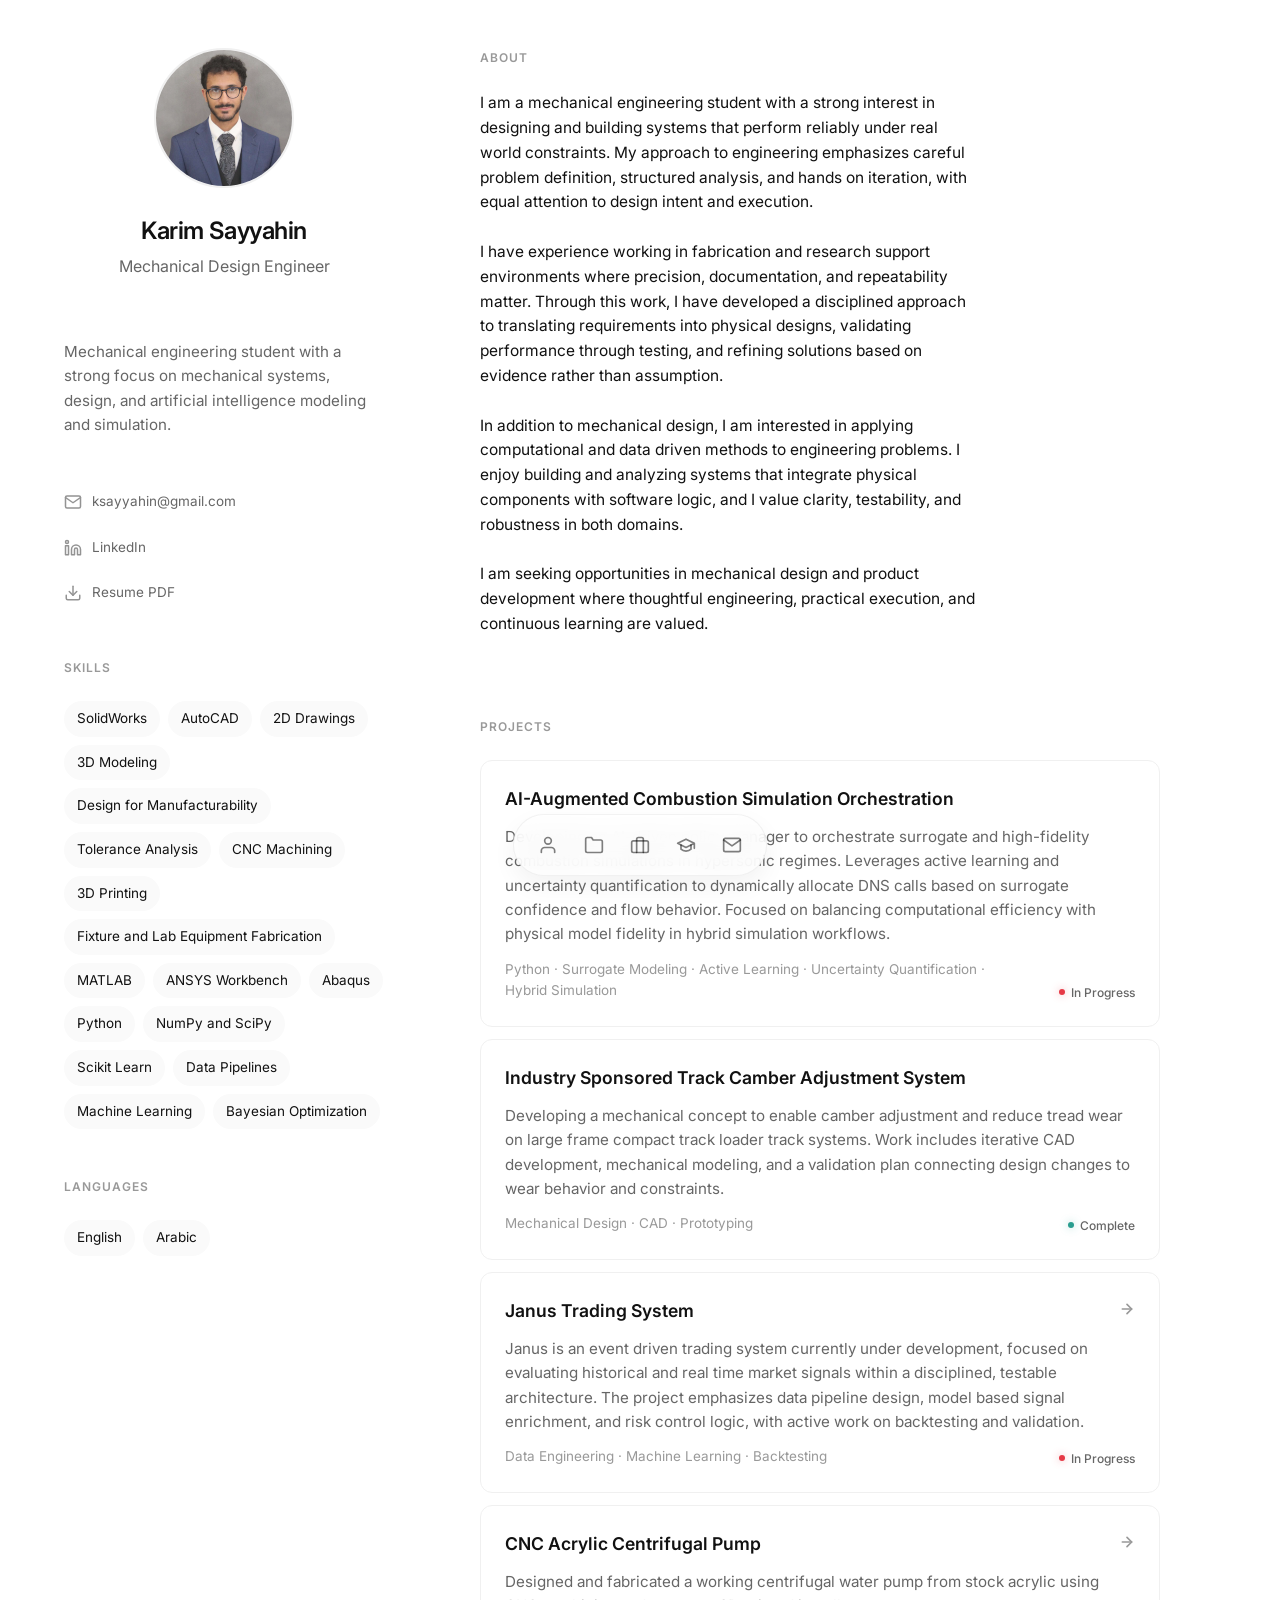
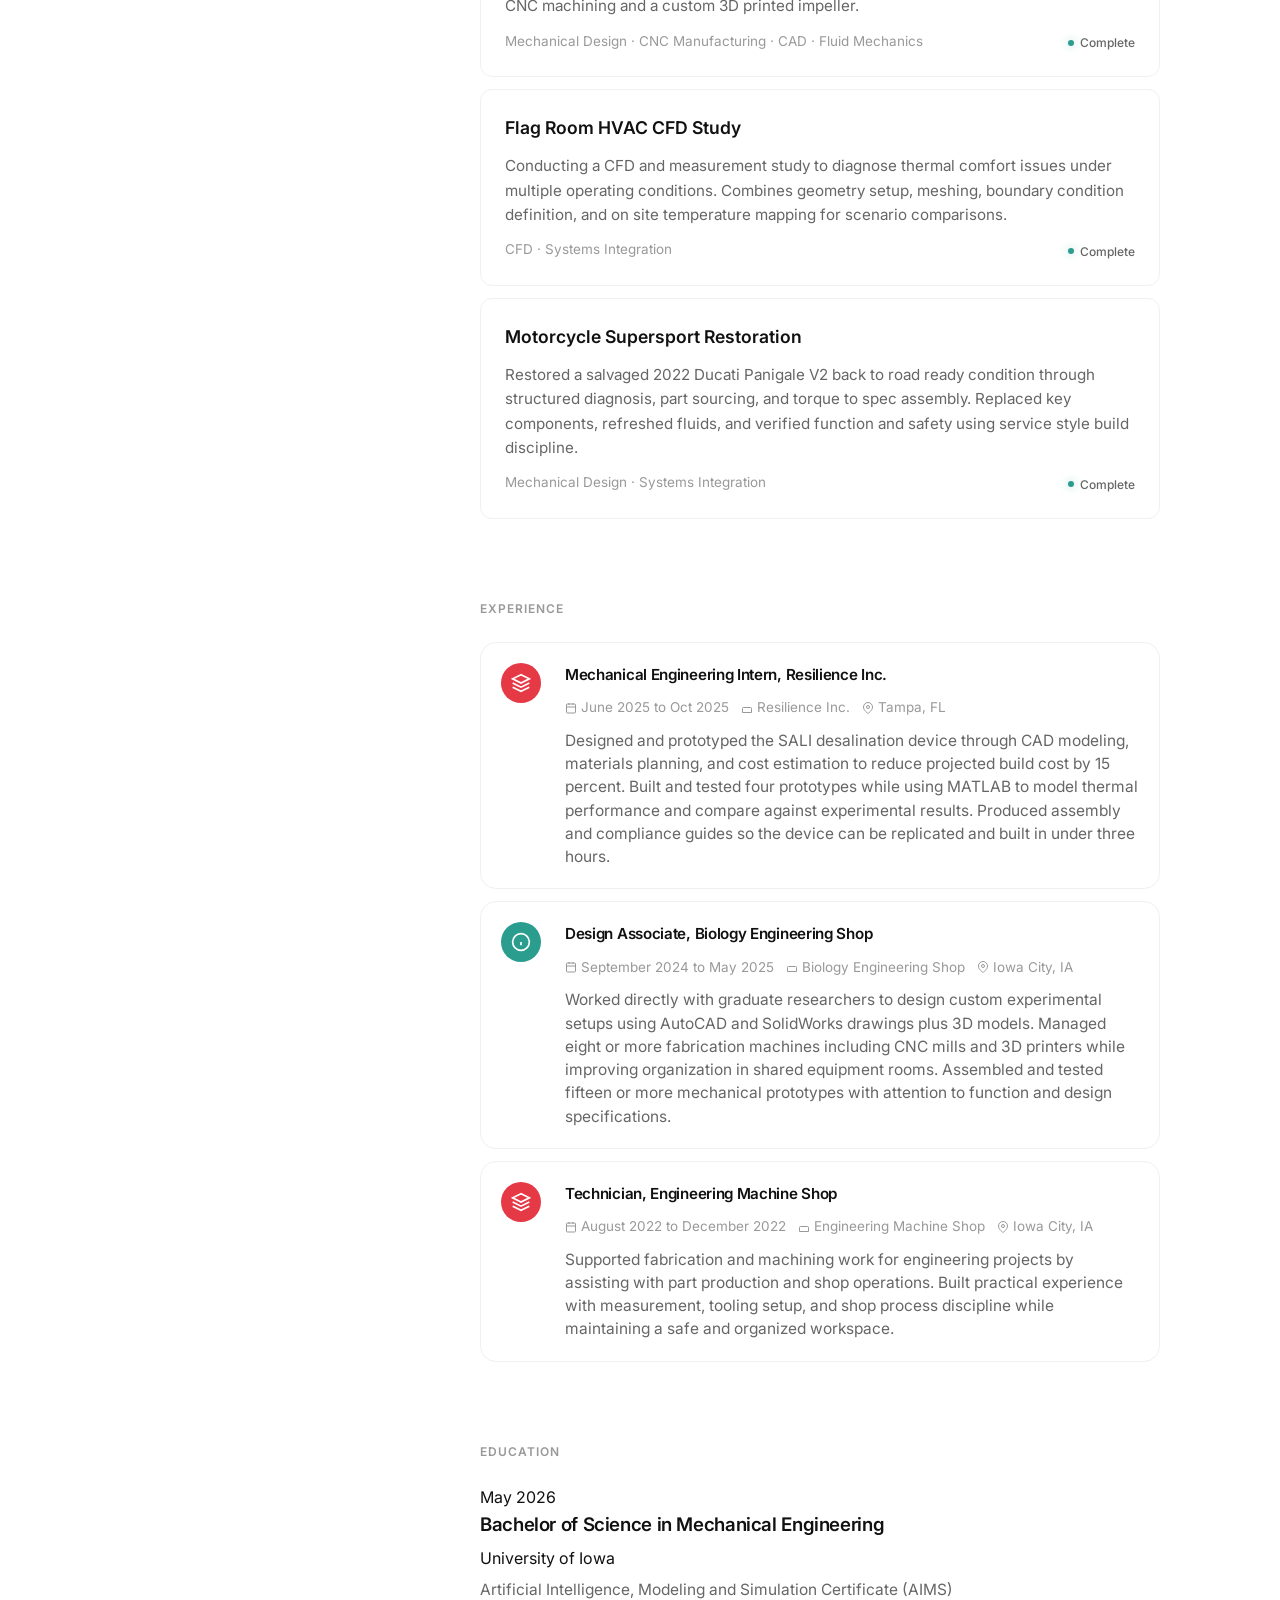
<file: index.html>
<!DOCTYPE html>
<html lang="en">

<head>
  <meta charset="UTF-8">
  <meta name="viewport" content="width=device-width, initial-scale=1.0">
  <title>Karim Sayyahin | Mechanical Engineering Portfolio</title>


  <link rel="preconnect" href="https://fonts.googleapis.com">
  <link rel="preconnect" href="https://fonts.gstatic.com" crossorigin>


  <link href="https://fonts.googleapis.com/css2?family=Inter:wght@400;500;600&display=swap" rel="stylesheet">


  <link rel="icon" type="image/x-icon" href="favicon.ico">
  <link rel="icon" type="image/png" sizes="32x32" href="favicon-32.png">
  <link rel="apple-touch-icon" href="apple-touch-icon.png">

  <link rel="stylesheet" href="css/styles.css">
</head>

<body>

  <div class="container">


    <header class="sidebar">
      <div class="profile-header">
        <img src="images/karim-headshot.webp" alt="Karim Sayyahin headshot" class="profile-image">
        <h1>Karim Sayyahin</h1>
        <p class="profile-role">Mechanical Design Engineer</p>
      </div>

      <p class="profile-bio">
        Mechanical engineering student with a strong focus on mechanical systems, design, and artificial intelligence
        modeling and simulation.
      </p>


      <nav class="nav-links">
        <a href="mailto:ksayyahin@gmail.com" class="nav-item">
          <svg viewBox="0 0 24 24" fill="none" stroke="currentColor" stroke-width="2" stroke-linecap="round"
            stroke-linejoin="round">
            <path d="M4 4h16c1.1 0 2 .9 2 2v12c0 1.1-.9 2-2 2H4c-1.1 0-2-.9-2-2V6c0-1.1.9-2 2-2z"></path>
            <polyline points="22,6 12,13 2,6"></polyline>
          </svg>
          ksayyahin@gmail.com
        </a>
        <a href="https://www.linkedin.com/in/karim-sayyahin-71105028a" class="nav-item">
          <svg viewBox="0 0 24 24" fill="none" stroke="currentColor" stroke-width="2" stroke-linecap="round"
            stroke-linejoin="round">
            <path d="M16 8a6 6 0 0 1 6 6v7h-4v-7a2 2 0 0 0-2-2 2 2 0 0 0-2 2v7h-4v-7a6 6 0 0 1 6-6z"></path>
            <rect x="2" y="9" width="4" height="12"></rect>
            <circle cx="4" cy="4" r="2"></circle>
          </svg>
          LinkedIn
        </a>

        <a href="Karim_Sayyahin_Resume.pdf" class="nav-item" download>
          <svg viewBox="0 0 24 24" fill="none" stroke="currentColor" stroke-width="2" stroke-linecap="round"
            stroke-linejoin="round">
            <path d="M21 15v4a2 2 0 0 1-2 2H5a2 2 0 0 1-2-2v-4"></path>
            <polyline points="7 10 12 15 17 10"></polyline>
            <line x1="12" y1="15" x2="12" y2="3"></line>
          </svg>
          Resume PDF
        </a>
      </nav>


      <div class="skills-section">
        <h3 class="section-title">Skills</h3>
        <div class="tags-wrapper">
          <span class="tag">SolidWorks</span>
          <span class="tag">AutoCAD</span>
          <span class="tag">2D Drawings</span>
          <span class="tag">3D Modeling</span>
          <span class="tag">Design for Manufacturability</span>
          <span class="tag">Tolerance Analysis</span>
          <span class="tag">CNC Machining</span>
          <span class="tag">3D Printing</span>
          <span class="tag">Fixture and Lab Equipment Fabrication</span>
          <span class="tag">MATLAB</span>
          <span class="tag">ANSYS Workbench</span>
          <span class="tag">Abaqus</span>
          <span class="tag">Python</span>
          <span class="tag">NumPy and SciPy</span>
          <span class="tag">Scikit Learn</span>
          <span class="tag">Data Pipelines</span>
          <span class="tag">Machine Learning</span>
          <span class="tag">Bayesian Optimization</span>
        </div>
      </div>


      <div class="skills-section">
        <h3 class="section-title">Languages</h3>
        <div class="tags-wrapper">
          <span class="tag">English</span>
          <span class="tag">Arabic</span>
        </div>
      </div>
    </header>



    <main class="main-content">


      <section id="intro">
        <h3 class="section-title">About</h3>
        <p class="intro-lead">
          I am a mechanical engineering student with a strong interest in designing and building systems that perform
          reliably under real world constraints. My approach to engineering emphasizes careful problem definition,
          structured analysis, and hands on iteration, with equal attention to design intent and execution.<br><br>I
          have experience working in fabrication and research support environments where precision, documentation, and
          repeatability matter. Through this work, I have developed a disciplined approach to translating requirements
          into physical designs, validating performance through testing, and refining solutions based on evidence rather
          than assumption.<br><br>In addition to mechanical design, I am interested in applying computational and data
          driven methods to engineering problems. I enjoy building and analyzing systems that integrate physical
          components with software logic, and I value clarity, testability, and robustness in both domains.<br><br>I am
          seeking opportunities in mechanical design and product development where thoughtful engineering, practical
          execution, and continuous learning are valued.
        </p>
      </section>


      <section id="projects">
        <h3 class="section-title">Projects</h3>

        <div class="projects-grid">

          <a href="/projects/ai-combustion-orchestration" class="project-card">
            <div class="project-header">
              <span class="project-title">AI-Augmented Combustion Simulation Orchestration</span>
              <span class="project-year"></span>
            </div>
            <p class="project-desc">Developing an AI-driven policy manager to orchestrate surrogate and high-fidelity
              combustion simulations in hypersonic regimes. Leverages active learning and uncertainty quantification to
              dynamically allocate DNS calls based on surrogate confidence and flow behavior. Focused on balancing
              computational efficiency with physical model fidelity in hybrid simulation workflows.</p>
            <div class="project-tags">Python · Surrogate Modeling · Active Learning · Uncertainty Quantification ·
              Hybrid Simulation</div>
            <div class="project-status status-progress">
              <span class="status-dot"></span>
              In Progress
            </div>
          </a>

          <a href="#" class="project-card">
            <div class="project-header">
              <span class="project-title">Industry Sponsored Track Camber Adjustment System</span>
              <span class="project-year"></span>
            </div>
            <p class="project-desc">Developing a mechanical concept to enable camber adjustment and reduce tread wear on
              large frame compact track loader track systems. Work includes iterative CAD development, mechanical
              modeling, and a validation plan connecting design changes to wear behavior and constraints.</p>
            <div class="project-tags">Mechanical Design · CAD · Prototyping</div>
            <div class="project-status status-complete">
              <span class="status-dot"></span>
              Complete
            </div>
          </a>


          <a href="/projects/janus-trading-system" class="project-card">
            <div class="project-header">
              <span class="project-title">Janus Trading System</span>
              <svg class="project-arrow" width="16" height="16" viewBox="0 0 24 24" fill="none" stroke="currentColor" stroke-width="2.5" stroke-linecap="round" stroke-linejoin="round">
                <line x1="5" y1="12" x2="19" y2="12"></line>
                <polyline points="12 5 19 12 12 19"></polyline>
              </svg>
            </div>
            <p class="project-desc">Janus is an event driven trading system currently under development, focused on
              evaluating historical and real time market signals within a disciplined, testable architecture. The
              project emphasizes data pipeline design, model based signal enrichment, and risk control logic, with
              active work on backtesting and validation.</p>
            <div class="project-tags">Data Engineering · Machine Learning · Backtesting</div>
            <div class="project-status status-progress">
              <span class="status-dot"></span>
              In Progress
            </div>
          </a>

          <a href="projects/cnc-acrylic-pump/" class="project-card">
            <div class="project-header">
              <span class="project-title">CNC Acrylic Centrifugal Pump</span>
              <svg class="project-arrow" width="16" height="16" viewBox="0 0 24 24" fill="none" stroke="currentColor" stroke-width="2.5" stroke-linecap="round" stroke-linejoin="round">
                <line x1="5" y1="12" x2="19" y2="12"></line>
                <polyline points="12 5 19 12 12 19"></polyline>
              </svg>
            </div>
            <p class="project-desc">Designed and fabricated a working centrifugal water pump from stock acrylic using
              CNC machining and a custom 3D printed impeller.</p>
            <div class="project-tags">Mechanical Design · CNC Manufacturing · CAD · Fluid Mechanics</div>
            <div class="project-status status-complete">
              <span class="status-dot"></span>
              Complete
            </div>
          </a>




          <a href="#" class="project-card">
            <div class="project-header">
              <span class="project-title">Flag Room HVAC CFD Study</span>
              <span class="project-year"></span>
            </div>
            <p class="project-desc">Conducting a CFD and measurement study to diagnose thermal comfort issues under
              multiple operating conditions. Combines geometry setup, meshing, boundary condition definition, and on
              site temperature mapping for scenario comparisons.</p>
            <div class="project-tags">CFD · Systems Integration</div>
            <div class="project-status status-complete">
              <span class="status-dot"></span>
              Complete
            </div>
          </a>





          <a href="#" class="project-card">
            <div class="project-header">
              <span class="project-title">Motorcycle Supersport Restoration</span>
              <span class="project-year"></span>
            </div>
            <p class="project-desc">Restored a salvaged 2022 Ducati Panigale V2 back to road ready condition through
              structured diagnosis, part sourcing, and torque to spec assembly. Replaced key components, refreshed
              fluids, and verified function and safety using service style build discipline.</p>
            <div class="project-tags">Mechanical Design · Systems Integration</div>
            <div class="project-status status-complete">
              <span class="status-dot"></span>
              Complete
            </div>
          </a>
        </div>
      </section>


      <section id="experience">
        <h3 class="section-title">Experience</h3>

        <div class="experience-group">

          <div class="experience-card">
            <div class="exp-icon" style="background: #e63946; color: white;">

              <svg width="20" height="20" viewBox="0 0 24 24" fill="none" stroke="currentColor" stroke-width="2">
                <path d="M12 2L2 7l10 5 10-5-10-5zM2 17l10 5 10-5M2 12l10 5 10-5" />
              </svg>
            </div>
            <div class="exp-content">
              <div class="exp-header">
                <h3>Mechanical Engineering Intern, Resilience Inc.</h3>
              </div>
              <div class="exp-meta">
                <span>
                  <svg width="12" height="12" viewBox="0 0 24 24" fill="none" stroke="currentColor" stroke-width="2">
                    <rect x="3" y="4" width="18" height="18" rx="2" ry="2"></rect>
                    <line x1="16" y1="2" x2="16" y2="6"></line>
                    <line x1="8" y1="2" x2="8" y2="6"></line>
                    <line x1="3" y1="10" x2="21" y2="10"></line>
                  </svg>
                  June 2025 to Oct 2025
                </span>
                <span>
                  <svg width="12" height="12" viewBox="0 0 24 24" fill="none" stroke="currentColor" stroke-width="2">
                    <path d="M3 21h18v-8a2 2 0 0 0-2-2H5a2 2 0 0 0-2 2v8z"></path>
                  </svg>
                  Resilience Inc.
                </span>
                <span>
                  <svg width="12" height="12" viewBox="0 0 24 24" fill="none" stroke="currentColor" stroke-width="2">
                    <path d="M21 10c0 7-9 13-9 13s-9-6-9-13a9 9 0 0 1 18 0z"></path>
                    <circle cx="12" cy="10" r="3"></circle>
                  </svg>
                  Tampa, FL
                </span>
              </div>
              <p class="exp-description">Designed and prototyped the SALI desalination device through CAD modeling,
                materials planning, and cost estimation to reduce projected build cost by 15 percent. Built and tested
                four prototypes while using MATLAB to model thermal performance and compare against experimental
                results. Produced assembly and compliance guides so the device can be replicated and built in under
                three hours.</p>
            </div>
          </div>


          <div class="experience-card">
            <div class="exp-icon" style="background: #2a9d8f; color: white;">
              <svg width="20" height="20" viewBox="0 0 24 24" fill="none" stroke="currentColor" stroke-width="2">
                <circle cx="12" cy="12" r="10"></circle>
                <path d="M12 16v-4M12 8h.01"></path>
              </svg>
            </div>
            <div class="exp-content">
              <div class="exp-header">
                <h3>Design Associate, Biology Engineering Shop</h3>
              </div>
              <div class="exp-meta">
                <span>
                  <svg width="12" height="12" viewBox="0 0 24 24" fill="none" stroke="currentColor" stroke-width="2">
                    <rect x="3" y="4" width="18" height="18" rx="2" ry="2"></rect>
                    <line x1="16" y1="2" x2="16" y2="6"></line>
                    <line x1="8" y1="2" x2="8" y2="6"></line>
                    <line x1="3" y1="10" x2="21" y2="10"></line>
                  </svg>
                  September 2024 to May 2025
                </span>
                <span>
                  <svg width="12" height="12" viewBox="0 0 24 24" fill="none" stroke="currentColor" stroke-width="2">
                    <path d="M3 21h18v-8a2 2 0 0 0-2-2H5a2 2 0 0 0-2 2v8z"></path>
                  </svg>
                  Biology Engineering Shop
                </span>
                <span>
                  <svg width="12" height="12" viewBox="0 0 24 24" fill="none" stroke="currentColor" stroke-width="2">
                    <path d="M21 10c0 7-9 13-9 13s-9-6-9-13a9 9 0 0 1 18 0z"></path>
                    <circle cx="12" cy="10" r="3"></circle>
                  </svg>
                  Iowa City, IA
                </span>
              </div>
              <p class="exp-description">Worked directly with graduate researchers to design custom experimental setups
                using AutoCAD and SolidWorks drawings plus 3D models. Managed eight or more fabrication machines
                including CNC mills and 3D printers while improving organization in shared equipment rooms. Assembled
                and tested fifteen or more mechanical prototypes with attention to function and design specifications.
              </p>
            </div>
          </div>


          <div class="experience-card">
            <div class="exp-icon" style="background: #e63946; color: white;">
              <svg width="20" height="20" viewBox="0 0 24 24" fill="none" stroke="currentColor" stroke-width="2">
                <path d="M12 2L2 7l10 5 10-5-10-5zM2 17l10 5 10-5M2 12l10 5 10-5" />
              </svg>
            </div>
            <div class="exp-content">
              <div class="exp-header">
                <h3>Technician, Engineering Machine Shop</h3>
              </div>
              <div class="exp-meta">
                <span>
                  <svg width="12" height="12" viewBox="0 0 24 24" fill="none" stroke="currentColor" stroke-width="2">
                    <rect x="3" y="4" width="18" height="18" rx="2" ry="2"></rect>
                    <line x1="16" y1="2" x2="16" y2="6"></line>
                    <line x1="8" y1="2" x2="8" y2="6"></line>
                    <line x1="3" y1="10" x2="21" y2="10"></line>
                  </svg>
                  August 2022 to December 2022
                </span>
                <span>
                  <svg width="12" height="12" viewBox="0 0 24 24" fill="none" stroke="currentColor" stroke-width="2">
                    <path d="M3 21h18v-8a2 2 0 0 0-2-2H5a2 2 0 0 0-2 2v8z"></path>
                  </svg>
                  Engineering Machine Shop
                </span>
                <span>
                  <svg width="12" height="12" viewBox="0 0 24 24" fill="none" stroke="currentColor" stroke-width="2">
                    <path d="M21 10c0 7-9 13-9 13s-9-6-9-13a9 9 0 0 1 18 0z"></path>
                    <circle cx="12" cy="10" r="3"></circle>
                  </svg>
                  Iowa City, IA
                </span>
              </div>
              <p class="exp-description">Supported fabrication and machining work for engineering projects by assisting
                with part production and shop operations. Built practical experience with measurement, tooling setup,
                and shop process discipline while maintaining a safe and organized workspace.</p>
            </div>
          </div>
        </div>
      </section>


      <section id="education">
        <h3 class="section-title">Education</h3>

        <div class="experience-group">
          <div class="experience-item">
            <div class="exp-date">May 2026</div>
            <div class="exp-content">
              <h3>Bachelor of Science in Mechanical Engineering</h3>
              <p class="exp-company">University of Iowa</p>
              <p class="exp-description">Artificial Intelligence, Modeling and Simulation Certificate (AIMS)</p>
            </div>
          </div>
        </div>
      </section>

    </main>
  </div>



  <div class="floating-dock-container">
    <nav class="floating-dock">
      <a href="#intro" class="dock-item" aria-label="About">
        <svg viewBox="0 0 24 24" fill="none" stroke="currentColor" stroke-linecap="round" stroke-linejoin="round">
          <path d="M20 21v-2a4 4 0 0 0-4-4H8a4 4 0 0 0-4 4v2"></path>
          <circle cx="12" cy="7" r="4"></circle>
        </svg>
      </a>
      <a href="#projects" class="dock-item" aria-label="Projects">
        <svg viewBox="0 0 24 24" fill="none" stroke="currentColor" stroke-linecap="round" stroke-linejoin="round">
          <path d="M22 19a2 2 0 0 1-2 2H4a2 2 0 0 1-2-2V5a2 2 0 0 1 2-2h5l2 3h9a2 2 0 0 1 2 2z"></path>
        </svg>
      </a>
      <a href="#experience" class="dock-item" aria-label="Experience">
        <svg viewBox="0 0 24 24" fill="none" stroke="currentColor" stroke-linecap="round" stroke-linejoin="round">
          <rect x="2" y="7" width="20" height="14" rx="2" ry="2"></rect>
          <path d="M16 21V5a2 2 0 0 0-2-2h-4a2 2 0 0 0-2 2v16"></path>
        </svg>
      </a>

      <a href="#education" class="dock-item" aria-label="Education">
        <svg viewBox="0 0 24 24" fill="none" stroke="currentColor" stroke-linecap="round" stroke-linejoin="round">
          <path d="M22 10v6M2 10l10-5 10 5-10 5z"></path>
          <path d="M6 12v5c3 3 9 3 12 0v-5"></path>
        </svg>
      </a>
      <a href="mailto:ksayyahin@gmail.com" class="dock-item" aria-label="Contact">
        <svg viewBox="0 0 24 24" fill="none" stroke="currentColor" stroke-linecap="round" stroke-linejoin="round">
          <path d="M4 4h16c1.1 0 2 .9 2 2v12c0 1.1-.9 2-2 2H4c-1.1 0-2-.9-2-2V6c0-1.1.9-2 2-2z"></path>
          <polyline points="22,6 12,13 2,6"></polyline>
        </svg>
      </a>
    </nav>
  </div>

  <script src="js/script.js"></script>

</body>

</html>
</file>
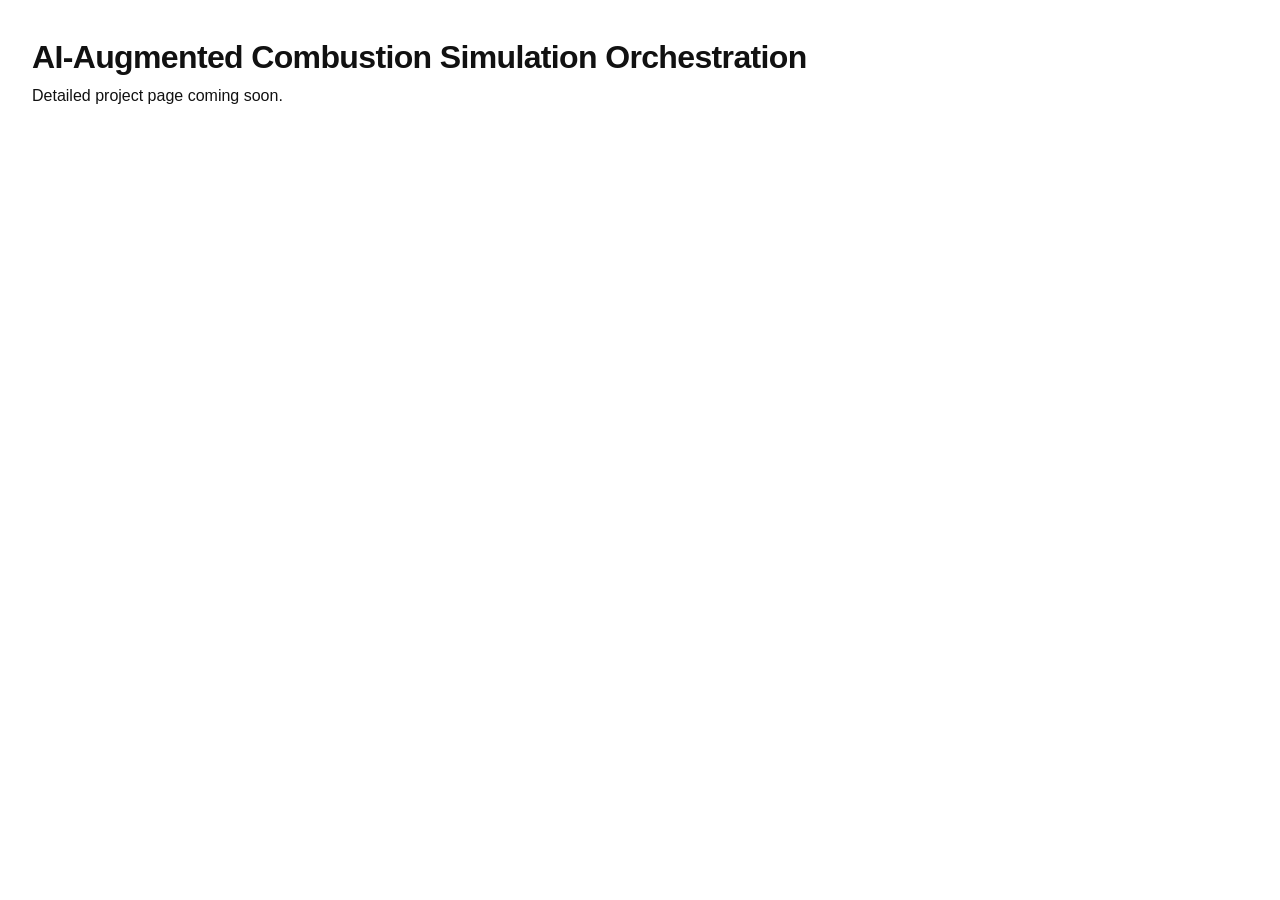
<file: projects/ai-combustion-orchestration/index.html>
<!DOCTYPE html>
<html lang="en">

<head>
    <meta charset="UTF-8">
    <meta name="viewport" content="width=device-width, initial-scale=1.0">
    <title>AI-Augmented Combustion Simulation Orchestration</title>
    <link rel="stylesheet" href="../../css/styles.css">
</head>

<body style="padding: 2rem;">
    <h1>AI-Augmented Combustion Simulation Orchestration</h1>
    <p>Detailed project page coming soon.</p>
</body>

</html>
</file>
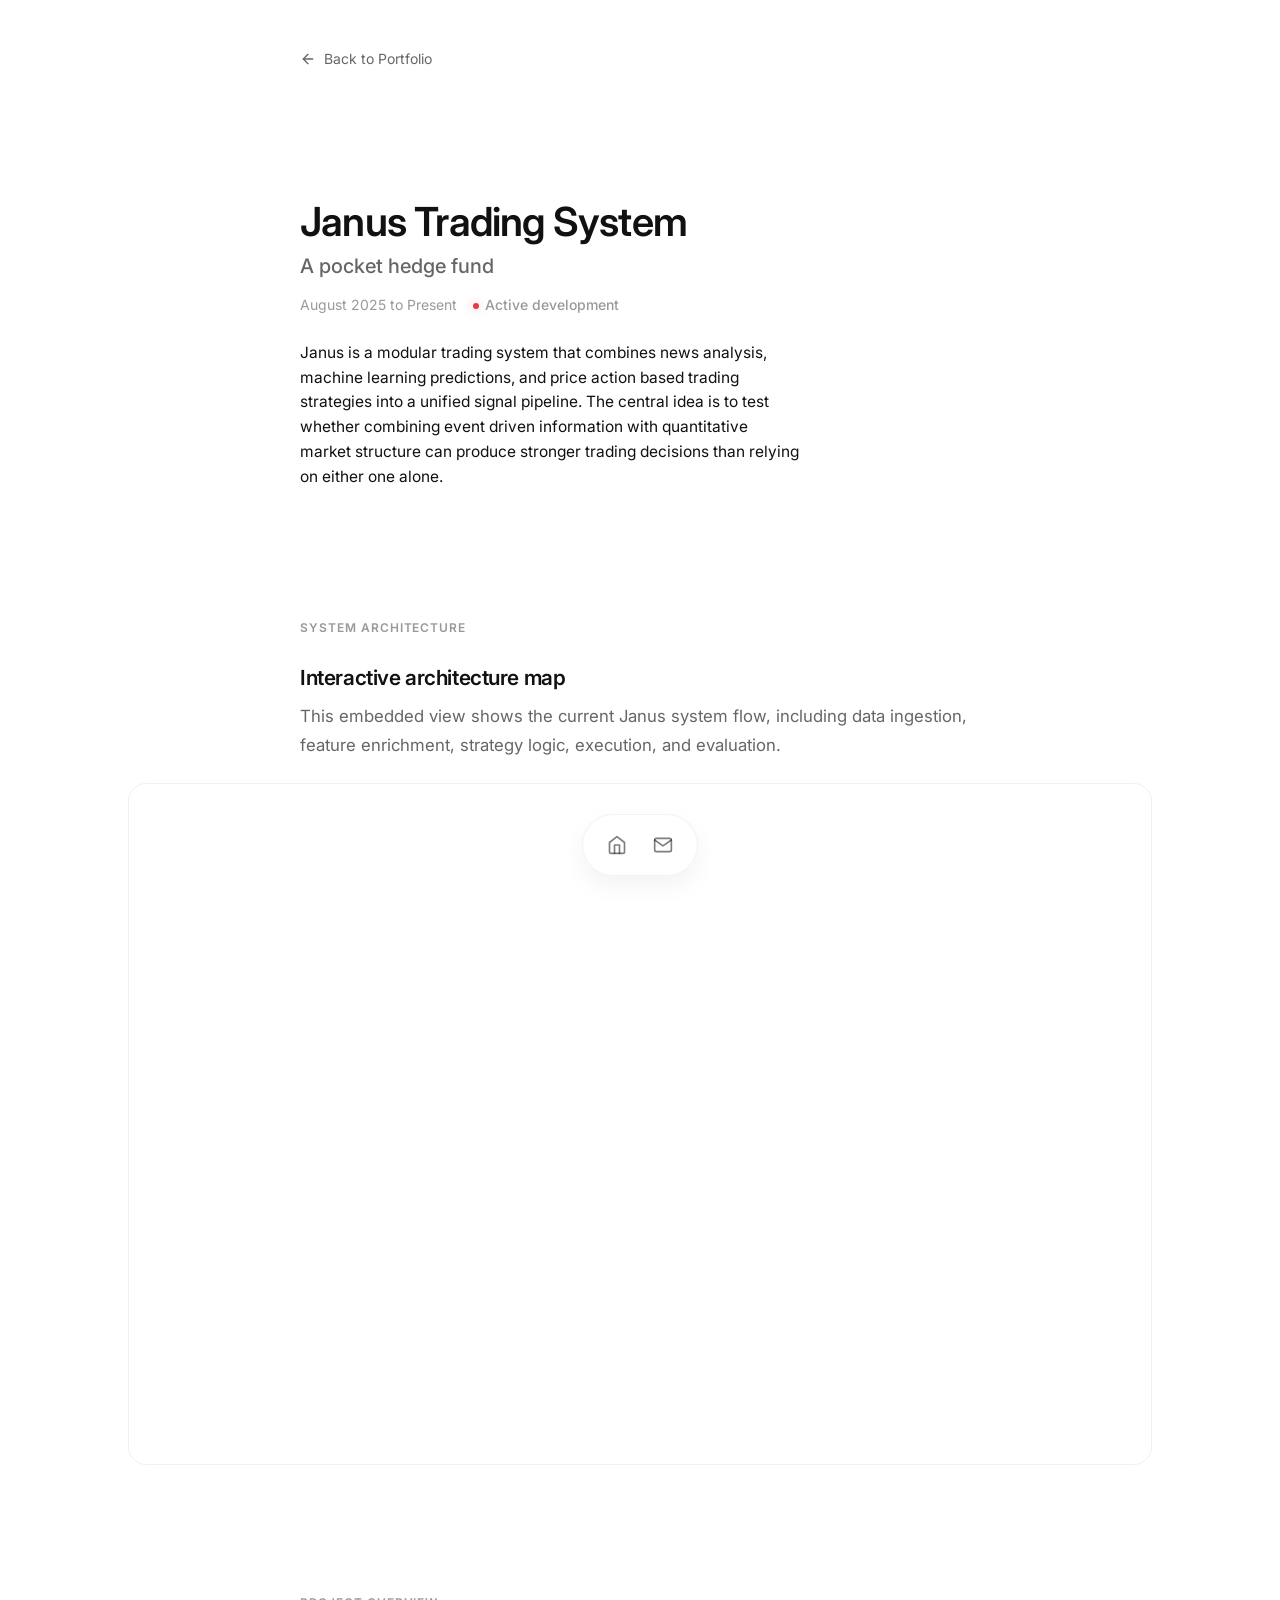
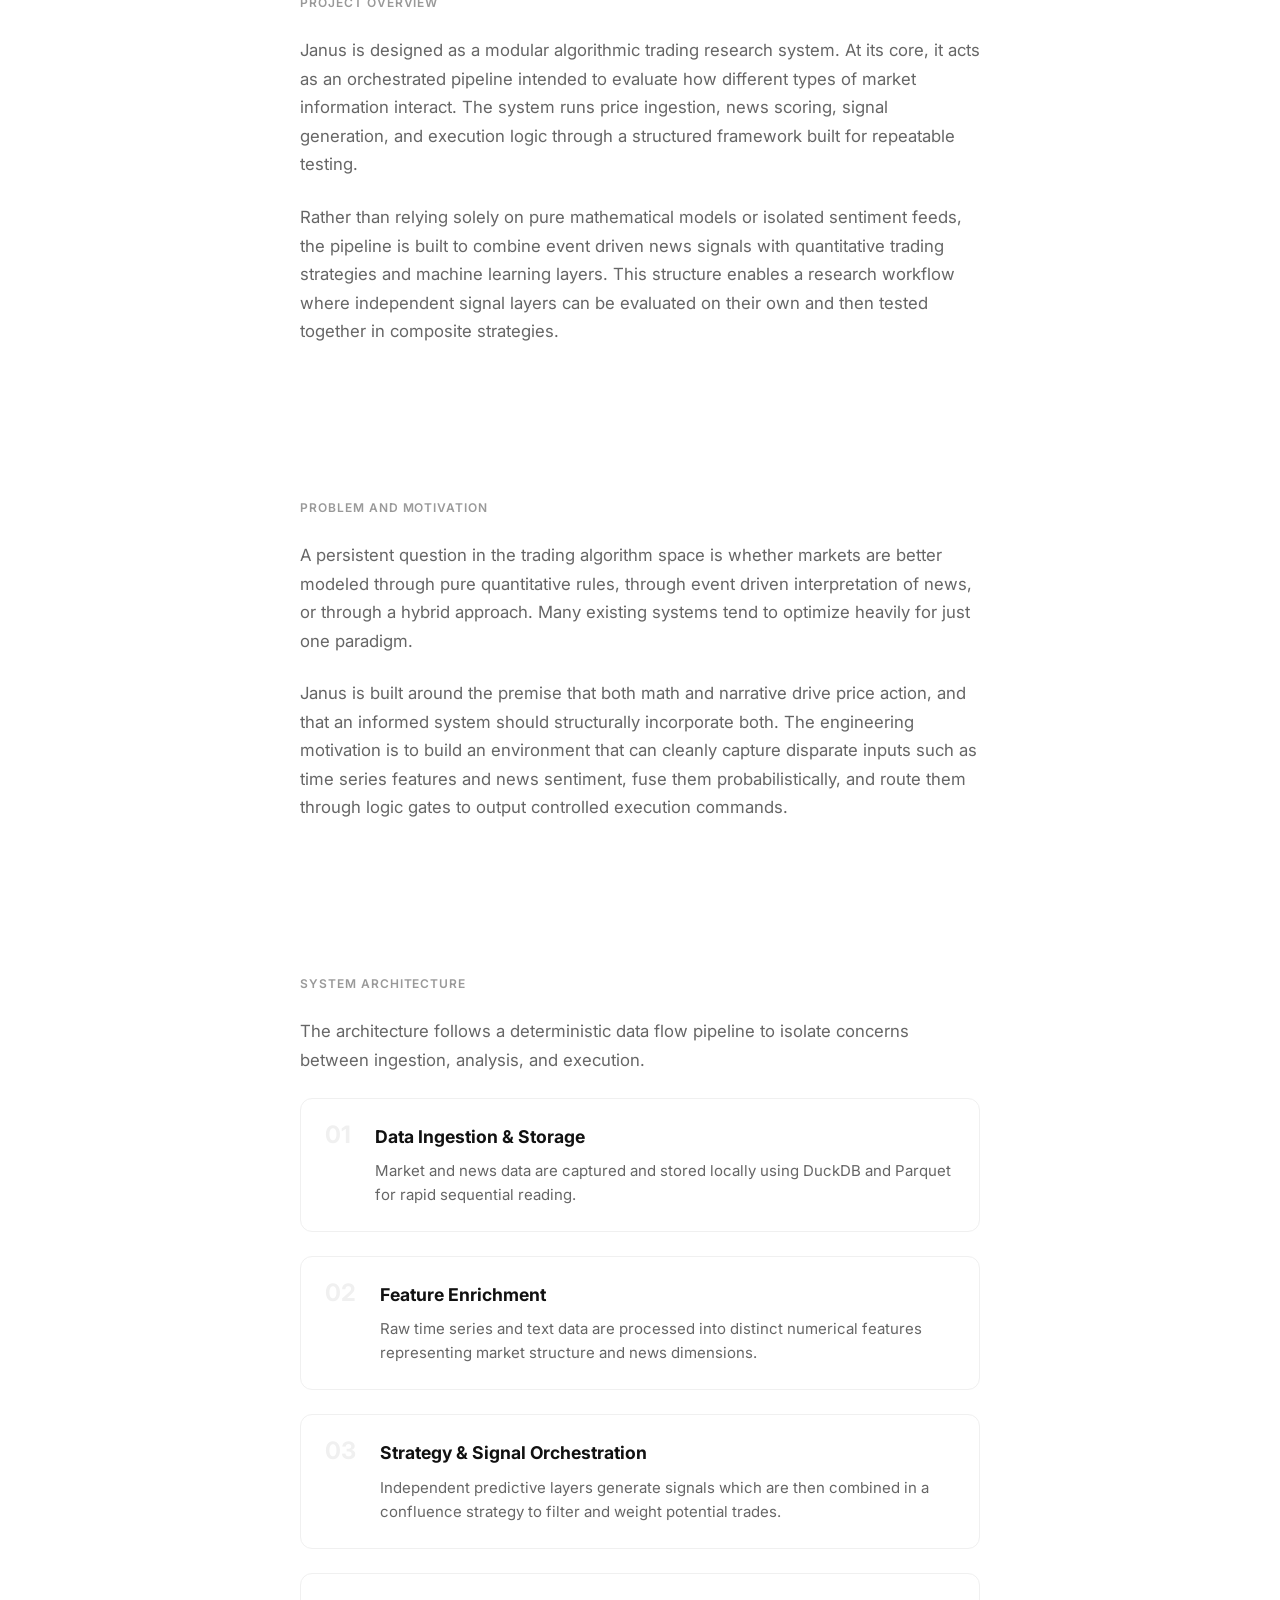
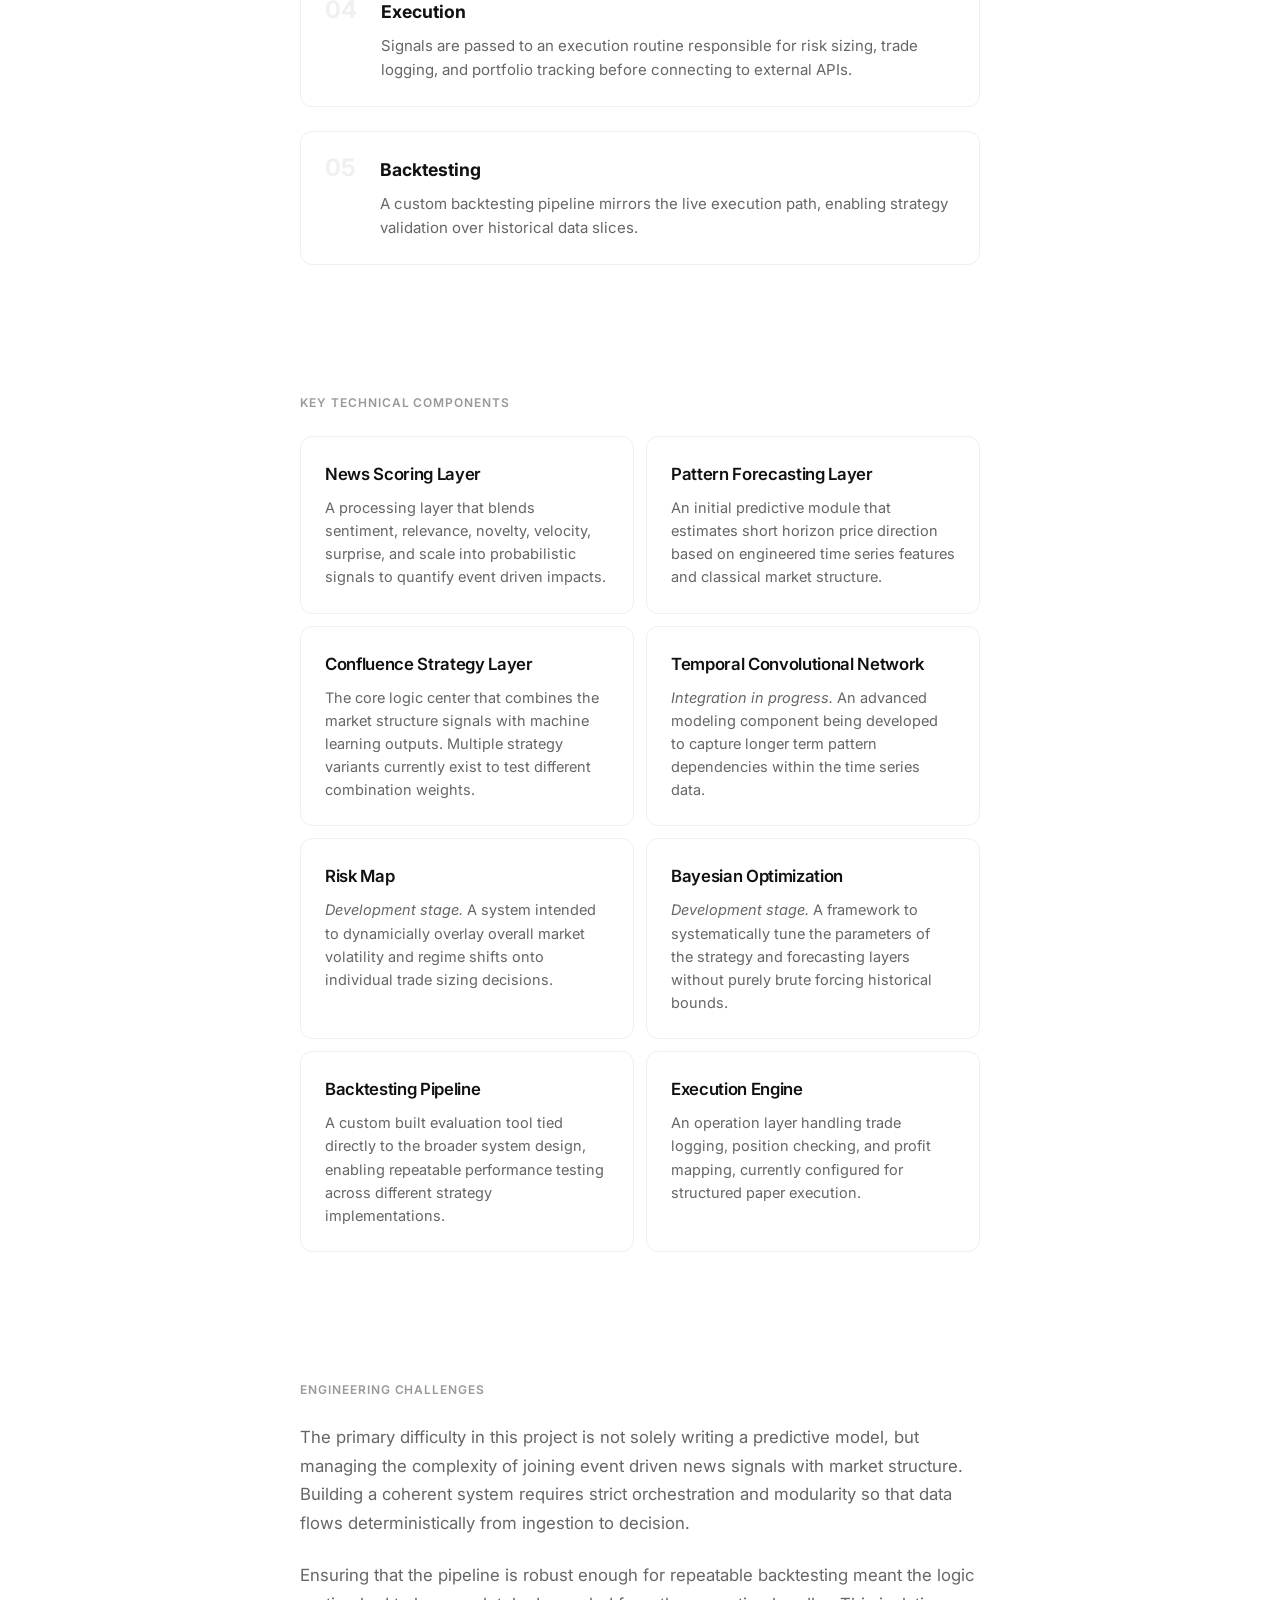
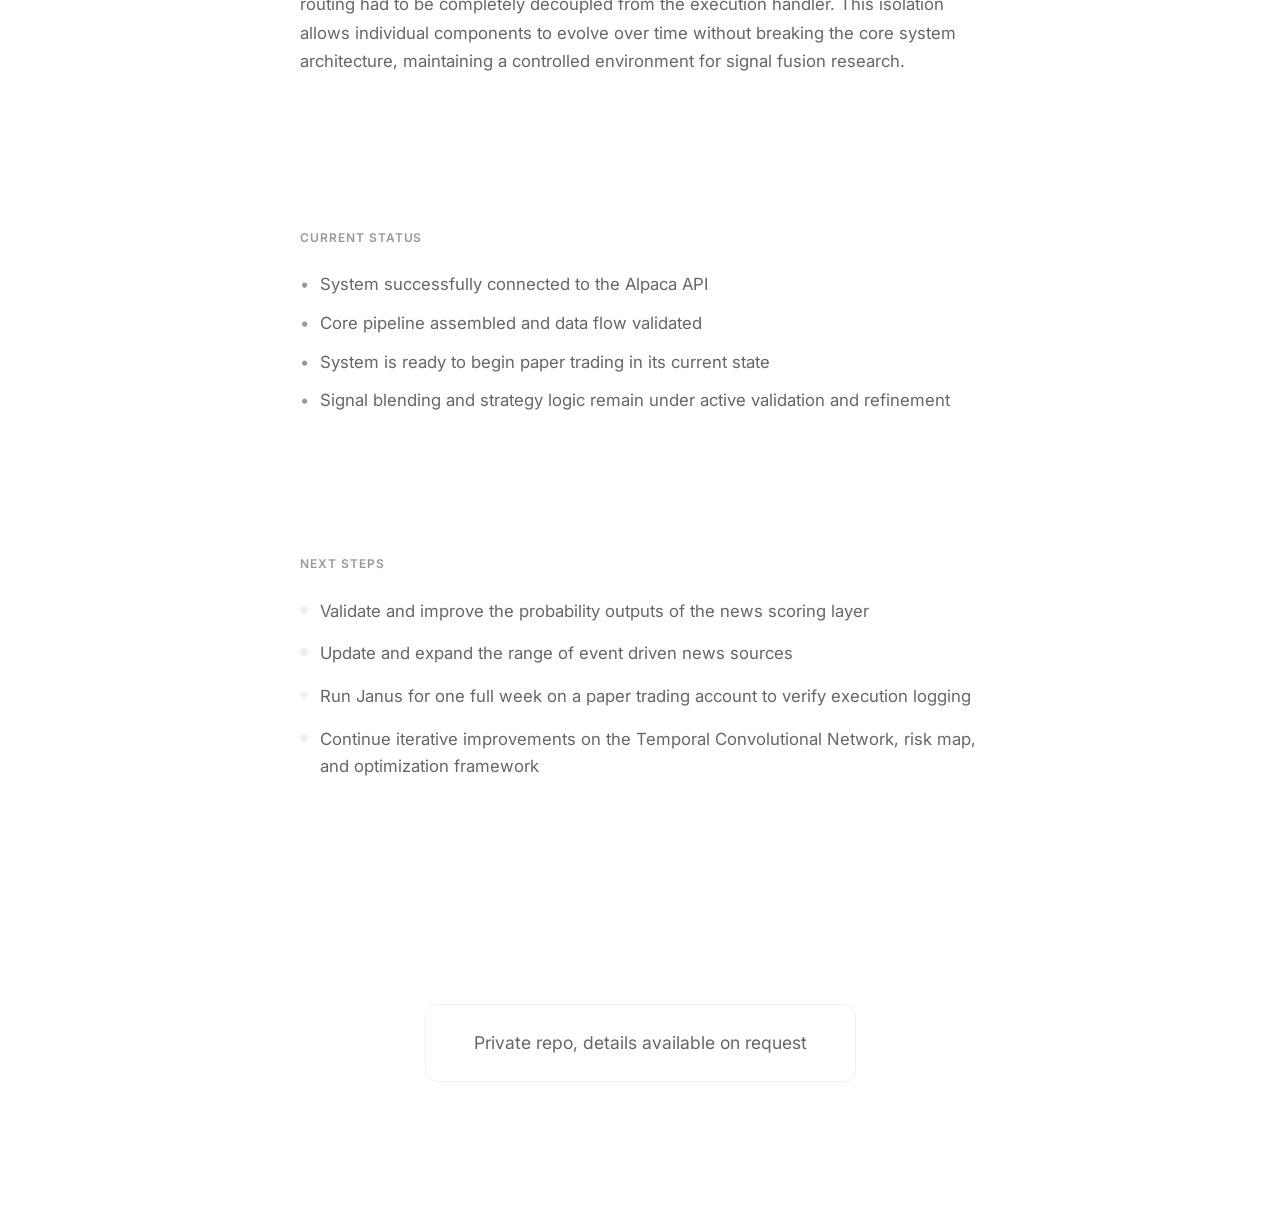
<file: projects/janus-trading-system/index.html>
<!DOCTYPE html>
<html lang="en">

<head>
    <meta charset="UTF-8">
    <meta name="viewport" content="width=device-width, initial-scale=1.0">
    <title>Janus Trading System | Karim Sayyahin</title>
    <link rel="preconnect" href="https://fonts.googleapis.com">
    <link rel="preconnect" href="https://fonts.gstatic.com" crossorigin>
    <link href="https://fonts.googleapis.com/css2?family=Inter:wght@400;500;600&display=swap" rel="stylesheet">
    <link rel="icon" type="image/x-icon" href="../../favicon.ico">
    <link rel="icon" type="image/png" sizes="32x32" href="../../favicon-32.png">
    <link rel="apple-touch-icon" href="../../apple-touch-icon.png">
    <link rel="stylesheet" href="../../css/styles.css">
</head>

<body>
    <div class="container project-page-container">

        <main class="main-content project-content">
            <a href="../../index.html" class="back-link">
                <svg viewBox="0 0 24 24" fill="none" stroke="currentColor" stroke-width="2" stroke-linecap="round"
                    stroke-linejoin="round">
                    <line x1="19" y1="12" x2="5" y2="12"></line>
                    <polyline points="12 19 5 12 12 5"></polyline>
                </svg>
                Back to Portfolio
            </a>

            <!-- 1. Hero section -->
            <section class="project-hero">
                <div class="hero-header">
                    <h1>Janus Trading System</h1>
                    <p class="project-subtitle">A pocket hedge fund</p>
                    <div class="project-meta-info">
                        <span class="meta-date">August 2025 to Present</span>
                        <span class="meta-status status-progress"><span class="status-dot"></span>Active
                            development</span>
                    </div>
                </div>

                <p class="intro-lead">
                    Janus is a modular trading system that combines news analysis, machine learning predictions, and
                    price action based trading strategies into a unified signal pipeline. The central idea is to test
                    whether combining event driven information with quantitative market structure can produce stronger
                    trading decisions than relying on either one alone.
                </p>
            </section>

            <!-- Interactive Architecture Map -->
            <section class="project-section">
                <div class="section-header" style="margin-bottom: var(--space-md);">
                    <p class="section-title">System Architecture</p>
                    <h2 style="font-size: 1.3rem; margin-bottom: 8px;">Interactive architecture map</h2>
                    <p class="project-text">
                        This embedded view shows the current Janus system flow, including data ingestion,
                        feature enrichment, strategy logic, execution, and evaluation.
                    </p>
                </div>

                <div class="figma-embed-wrapper">
                    <iframe class="figma-embed" title="Janus Trading System architecture map"
                        src="https://www.figma.com/embed?embed_host=share&url=https%3A%2F%2Fwww.figma.com%2Fboard%2FeGAqmXJamFrk1HolobcguU%2FTrading-Algo-End-to-End-Flow%3Fnode-id%3D0-1%26t%3DesXU2QZqduJ546Nz-1"
                        allowfullscreen>
                    </iframe>
                </div>

                <!-- Optional future fallback: static architecture image can be placed here -->
            </section>

            <!-- 2. Project overview -->
            <section class="project-section">
                <h3 class="section-title">Project Overview</h3>
                <p class="project-text">
                    Janus is designed as a modular algorithmic trading research system. At its core, it acts as an
                    orchestrated pipeline intended to evaluate how different types of market information interact. The
                    system runs price ingestion, news scoring, signal generation, and execution logic through a
                    structured framework built for repeatable testing.
                </p>
                <p class="project-text">
                    Rather than relying solely on pure mathematical models or isolated sentiment feeds, the pipeline is
                    built to combine event driven news signals with quantitative trading strategies and machine learning
                    layers. This structure enables a research workflow where independent signal layers can be evaluated
                    on their own and then tested together in composite strategies.
                </p>
            </section>

            <!-- 3. Problem and motivation -->
            <section class="project-section">
                <h3 class="section-title">Problem and Motivation</h3>
                <p class="project-text">
                    A persistent question in the trading algorithm space is whether markets are better modeled through
                    pure quantitative rules, through event driven interpretation of news, or through a hybrid approach.
                    Many existing systems tend to optimize heavily for just one paradigm.
                </p>
                <p class="project-text">
                    Janus is built around the premise that both math and narrative drive price action, and that an
                    informed system should structurally incorporate both. The engineering motivation is to build an
                    environment that can cleanly capture disparate inputs such as time series features and news
                    sentiment, fuse them probabilistically, and route them through logic gates to output controlled
                    execution commands.
                </p>
            </section>

            <!-- 4. System architecture -->
            <section class="project-section">
                <h3 class="section-title">System Architecture</h3>
                <p class="project-text">
                    The architecture follows a deterministic data flow pipeline to isolate concerns between ingestion,
                    analysis, and execution.
                </p>
                <div class="architecture-list">
                    <div class="arch-step">
                        <span class="arch-number">01</span>
                        <div class="arch-detail">
                            <strong>Data Ingestion & Storage</strong>
                            <p>Market and news data are captured and stored locally using DuckDB and Parquet for rapid
                                sequential reading.</p>
                        </div>
                    </div>
                    <div class="arch-step">
                        <span class="arch-number">02</span>
                        <div class="arch-detail">
                            <strong>Feature Enrichment</strong>
                            <p>Raw time series and text data are processed into distinct numerical features representing
                                market structure and news dimensions.</p>
                        </div>
                    </div>
                    <div class="arch-step">
                        <span class="arch-number">03</span>
                        <div class="arch-detail">
                            <strong>Strategy & Signal Orchestration</strong>
                            <p>Independent predictive layers generate signals which are then combined in a confluence
                                strategy to filter and weight potential trades.</p>
                        </div>
                    </div>
                    <div class="arch-step">
                        <span class="arch-number">04</span>
                        <div class="arch-detail">
                            <strong>Execution</strong>
                            <p>Signals are passed to an execution routine responsible for risk sizing, trade logging,
                                and portfolio tracking before connecting to external APIs.</p>
                        </div>
                    </div>
                    <div class="arch-step">
                        <span class="arch-number">05</span>
                        <div class="arch-detail">
                            <strong>Backtesting</strong>
                            <p>A custom backtesting pipeline mirrors the live execution path, enabling strategy
                                validation over historical data slices.</p>
                        </div>
                    </div>
                </div>
            </section>

            <!-- 5. Key technical components -->
            <section class="project-section">
                <h3 class="section-title">Key Technical Components</h3>
                <div class="components-grid">

                    <div class="component-card">
                        <h4>News Scoring Layer</h4>
                        <p>A processing layer that blends sentiment, relevance, novelty, velocity, surprise, and scale
                            into probabilistic signals to quantify event driven impacts.</p>
                    </div>

                    <div class="component-card">
                        <h4>Pattern Forecasting Layer</h4>
                        <p>An initial predictive module that estimates short horizon price direction based on engineered
                            time series features and classical market structure.</p>
                    </div>

                    <div class="component-card">
                        <h4>Confluence Strategy Layer</h4>
                        <p>The core logic center that combines the market structure signals with machine learning
                            outputs. Multiple strategy variants currently exist to test different combination weights.
                        </p>
                    </div>

                    <div class="component-card">
                        <h4>Temporal Convolutional Network</h4>
                        <p><em>Integration in progress.</em> An advanced modeling component being developed to capture
                            longer term pattern dependencies within the time series data.</p>
                    </div>

                    <div class="component-card">
                        <h4>Risk Map</h4>
                        <p><em>Development stage.</em> A system intended to dynamicially overlay overall market
                            volatility and regime shifts onto individual trade sizing decisions.</p>
                    </div>

                    <div class="component-card">
                        <h4>Bayesian Optimization</h4>
                        <p><em>Development stage.</em> A framework to systematically tune the parameters of the strategy
                            and forecasting layers without purely brute forcing historical bounds.</p>
                    </div>

                    <div class="component-card">
                        <h4>Backtesting Pipeline</h4>
                        <p>A custom built evaluation tool tied directly to the broader system design, enabling
                            repeatable performance testing across different strategy implementations.</p>
                    </div>

                    <div class="component-card">
                        <h4>Execution Engine</h4>
                        <p>An operation layer handling trade logging, position checking, and profit mapping, currently
                            configured for structured paper execution.</p>
                    </div>

                </div>
            </section>

            <!-- 6. Engineering challenges -->
            <section class="project-section">
                <h3 class="section-title">Engineering Challenges</h3>
                <p class="project-text">
                    The primary difficulty in this project is not solely writing a predictive model, but managing the
                    complexity of joining event driven news signals with market structure. Building a coherent system
                    requires strict orchestration and modularity so that data flows deterministically from ingestion to
                    decision.
                </p>
                <p class="project-text">
                    Ensuring that the pipeline is robust enough for repeatable backtesting meant the logic routing had
                    to be completely decoupled from the execution handler. This isolation allows individual components
                    to evolve over time without breaking the core system architecture, maintaining a controlled
                    environment for signal fusion research.
                </p>
            </section>

            <!-- 7. Current status -->
            <section class="project-section">
                <h3 class="section-title">Current Status</h3>
                <ul class="clean-list">
                    <li>System successfully connected to the Alpaca API</li>
                    <li>Core pipeline assembled and data flow validated</li>
                    <li>System is ready to begin paper trading in its current state</li>
                    <li>Signal blending and strategy logic remain under active validation and refinement</li>
                </ul>
            </section>

            <!-- 8. Next steps -->
            <section class="project-section">
                <h3 class="section-title">Next Steps</h3>
                <div class="roadmap-layout">
                    <div class="roadmap-item">
                        <span class="roadmap-bullet"></span>
                        <p>Validate and improve the probability outputs of the news scoring layer</p>
                    </div>
                    <div class="roadmap-item">
                        <span class="roadmap-bullet"></span>
                        <p>Update and expand the range of event driven news sources</p>
                    </div>
                    <div class="roadmap-item">
                        <span class="roadmap-bullet"></span>
                        <p>Run Janus for one full week on a paper trading account to verify execution logging</p>
                    </div>
                    <div class="roadmap-item">
                        <span class="roadmap-bullet"></span>
                        <p>Continue iterative improvements on the Temporal Convolutional Network, risk map, and
                            optimization framework</p>
                    </div>
                </div>
            </section>

            <!-- 9. CTA -->
            <section class="project-cta">
                <div class="cta-box">
                    <p>Private repo, details available on request</p>
                </div>
            </section>

        </main>

    </div>

    <div class="floating-dock-container">
        <nav class="floating-dock">
            <!-- Back to top or simple navigation -->
            <a href="../../index.html" class="dock-item" aria-label="Home">
                <svg viewBox="0 0 24 24" fill="none" stroke="currentColor" stroke-linecap="round"
                    stroke-linejoin="round">
                    <path d="M3 9l9-7 9 7v11a2 2 0 0 1-2 2H5a2 2 0 0 1-2-2z"></path>
                    <polyline points="9 22 9 12 15 12 15 22"></polyline>
                </svg>
            </a>
            <a href="mailto:ksayyahin@gmail.com" class="dock-item" aria-label="Contact">
                <svg viewBox="0 0 24 24" fill="none" stroke="currentColor" stroke-linecap="round"
                    stroke-linejoin="round">
                    <path d="M4 4h16c1.1 0 2 .9 2 2v12c0 1.1-.9 2-2 2H4c-1.1 0-2-.9-2-2V6c0-1.1.9-2 2-2z"></path>
                    <polyline points="22,6 12,13 2,6"></polyline>
                </svg>
            </a>
        </nav>
    </div>

    <script src="../../js/script.js"></script>

</body>

</html>
</file>
<file: css/styles.css>
:root {
    /* Dark Mode (Default / ResumX Style) */
    --bg-color: #050505;
    /* Blacker background */
    --text-primary: #ffffff;
    /* Pure white text */
    --text-secondary: #999999;
    --text-tertiary: #666666;

    --border-color: #222222;
    --card-bg: #0a0a0a;
    --card-hover: #141414;

    --accent-color: #ffffff;

    --font-sans: 'Inter', -apple-system, BlinkMacSystemFont, "Segoe UI", Roboto, sans-serif;

    /* Spacing System */
    --space-xs: 4px;
    --space-sm: 12px;
    --space-md: 24px;
    --space-lg: 48px;
    --space-xl: 96px;

    --sidebar-width: 320px;
    --content-max-width: 680px;
    /* Tighter reading measure */
    --page-max-width: 1200px;
}

@media (prefers-color-scheme: light) {
    :root {
        --bg-color: #ffffff;
        --text-primary: #111111;
        --text-secondary: #666666;
        --text-tertiary: #999999;

        --border-color: #f0f0f0;
        --card-bg: #ffffff;
        --card-hover: #fafafa;

        --accent-color: #000000;
    }
}

/* Reset & Base */
*,
*::before,
*::after {
    margin: 0;
    padding: 0;
    box-sizing: border-box;
}

html {
    scroll-behavior: smooth;
    font-size: 16px;
}

body {
    font-family: var(--font-sans);
    background-color: var(--bg-color);
    color: var(--text-primary);
    line-height: 1.6;
    -webkit-font-smoothing: antialiased;
    -moz-osx-font-smoothing: grayscale;
}

a {
    color: inherit;
    text-decoration: none;
    transition: color 0.2s ease;
}

/* Layout Grid */
.container {
    max-width: var(--page-max-width);
    margin: 0 auto;
    padding: var(--space-lg) var(--space-md);

    display: grid;
    grid-template-columns: var(--sidebar-width) 1fr;
    gap: var(--space-xl);
    align-items: start;
}

/* Typography Helpers */
h1,
h2,
h3,
h4 {
    font-weight: 600;
    letter-spacing: -0.02em;
    color: var(--text-primary);
}

.text-subtle {
    color: var(--text-secondary);
}

.text-small {
    font-size: 0.875rem;
}

/* 
  Left Sidebar 
  Fixed positioning on Desktop
*/
.sidebar {
    position: sticky;
    top: var(--space-lg);
    display: flex;
    flex-direction: column;
    gap: var(--space-lg);
}

.profile-header {
    display: flex;
    flex-direction: column;
    align-items: center;
    /* Center align by default */
    text-align: center;
}

.profile-image {
    width: 140px;
    height: 140px;
    border-radius: 50%;
    object-fit: cover;
    margin-bottom: var(--space-md);
    border: 2px solid var(--border-color);
    /* Matches the clean geometric feel */
}

.profile-header h1 {
    font-size: 1.5rem;
    /* 24px */
    margin-bottom: var(--space-xs);
}

.profile-role {
    font-size: 1rem;
    color: var(--text-secondary);
    margin-bottom: var(--space-sm);
}

.profile-bio {
    font-size: 0.95rem;
    color: var(--text-secondary);
    line-height: 1.6;
}

/* Navigation / Contacts */
.nav-links {
    display: flex;
    flex-direction: column;
    gap: var(--space-sm);
}

.nav-item {
    display: flex;
    align-items: center;
    gap: 10px;
    font-size: 13.5px;
    color: var(--text-secondary);
    padding: 6px 0;
}

.nav-item:hover {
    color: var(--text-primary);
}

.nav-item svg {
    width: 18px;
    height: 18px;
    opacity: 0.7;
}

/* Skills Tags */
.section-title {
    font-size: 0.75rem;
    text-transform: uppercase;
    letter-spacing: 0.08em;
    color: var(--text-tertiary);
    font-weight: 600;
    margin-bottom: var(--space-md);
}

.tags-wrapper {
    display: flex;
    flex-wrap: wrap;
    gap: 8px;
}

.tag {
    font-size: 13.5px;
    padding: 6px 12px;
    border-radius: 99px;
    /* Pill shape */
    background: var(--card-hover);
    color: var(--text-primary);
    border: 1px solid transparent;
    transition: all 0.2s ease;
}

.tag:hover {
    border-color: var(--border-color);
}

/* 
  Main Content Area 
*/
.main-content {
    display: flex;
    flex-direction: column;
    gap: 80px;
    /* Big spacing between major sections */
    max-width: var(--content-max-width);
}

/* Intro Section */
.intro-lead {
    font-size: 15.5px;
    /* ~11.5pt */
    line-height: 1.6;
    color: var(--text-primary);
    font-weight: 400;
    max-width: 500px;
}

/* Projects Grid (The "Bento" look) */
.projects-grid {
    display: grid;
    grid-template-columns: 1fr;
    gap: var(--space-sm);
}

.project-card {
    display: block;
    padding: var(--space-md);
    background: var(--card-bg);
    border: 1px solid var(--border-color);
    border-radius: 12px;
    transition: all 0.2s cubic-bezier(0.16, 1, 0.3, 1);
    position: relative;
    overflow: hidden;
}

.project-card:hover {
    background: var(--card-hover);
    transform: translateY(-2px);
    border-color: var(--text-tertiary);
}

.project-header {
    display: flex;
    justify-content: space-between;
    align-items: flex-start;
    margin-bottom: var(--space-sm);
}

.project-title {
    font-size: 1.1rem;
    font-weight: 600;
}

.project-year {
    font-size: 13.5px;
    color: var(--text-tertiary);
    font-variant-numeric: tabular-nums;
}

.project-arrow {
    width: 16px;
    height: 16px;
    color: var(--text-tertiary);
    transition: transform 0.25s cubic-bezier(0.16, 1, 0.3, 1), color 0.2s ease;
    flex-shrink: 0;
    margin-top: 4px;
    margin-left: 12px;
}

.project-card:hover .project-arrow {
    color: var(--text-primary);
    transform: translateX(4px);
}

.project-desc {
    font-size: 0.95rem;
    color: var(--text-secondary);
    margin-bottom: var(--space-sm);
}

.project-tags {
    font-size: 13.5px;
    color: var(--text-tertiary);
    margin-right: 120px;
    /* Make space for the status indicator */
}

/* Project Status Indicator */
.project-status {
    position: absolute;
    bottom: var(--space-md);
    right: var(--space-md);
    display: flex;
    align-items: center;
    gap: 6px;
    font-size: 12px;
    font-weight: 500;
    color: var(--text-secondary);
}

.status-dot {
    width: 6px;
    height: 6px;
    border-radius: 50%;
}

.status-complete .status-dot {
    background-color: #2a9d8f;
    /* Greenish/Teal */
    box-shadow: 0 0 8px rgba(42, 157, 143, 0.4);
}

.status-progress .status-dot {
    background-color: #e63946;
    /* Red */
    box-shadow: 0 0 8px rgba(230, 57, 70, 0.4);
}

/* Experience List (Redesigned as Cards) */
.experience-group {
    display: flex;
    flex-direction: column;
    gap: var(--space-sm);
}

.experience-card {
    display: flex;
    gap: var(--space-md);
    padding: 20px;
    background: var(--card-bg);
    border: 1px solid var(--border-color);
    border-radius: 16px;
    transition: all 0.2s cubic-bezier(0.16, 1, 0.3, 1);
}

.experience-card:hover {
    background: var(--card-hover);
    border-color: var(--text-tertiary);
}

.exp-icon {
    width: 40px;
    height: 40px;
    border-radius: 50%;
    background-color: #1a1a1a;
    display: flex;
    align-items: center;
    justify-content: center;
    flex-shrink: 0;
    font-size: 1.2rem;
}

.exp-content {
    flex: 1;
    display: flex;
    flex-direction: column;
    gap: 6px;
}

.exp-header h3 {
    font-size: 0.95rem;
    /* Adjusted to match template hierarchy */
    font-weight: 600;
    margin-bottom: 4px;
}

.exp-meta {
    display: flex;
    align-items: center;
    flex-wrap: wrap;
    gap: 12px;
    font-size: 13.5px;
    color: var(--text-tertiary);
    margin-bottom: 4px;
}

.exp-meta span {
    display: flex;
    align-items: center;
    gap: 4px;
}

.exp-description {
    font-size: 15.5px;
    /* ~11.5pt */
    color: var(--text-secondary);
    line-height: 1.5;
}

/* Mobile Responsive */
@media (max-width: 850px) {
    .container {
        grid-template-columns: 1fr;
        gap: var(--space-lg);
        padding: var(--space-md);
    }

    .sidebar {
        position: relative;
        top: 0;
        border-bottom: 1px solid var(--border-color);
        padding-bottom: var(--space-lg);
    }

    .experience-item {
        grid-template-columns: 1fr;
        /* Stack date on top */
        gap: 8px;
    }
}

/* 
  Floating Dock Menu 
  - Fixed at bottom
  - Glassmorphism effect
  - iOS/MacOS style
*/

.floating-dock-container {
    position: fixed;
    bottom: 24px;
    left: 50%;
    transform: translateX(-50%);
    z-index: 1000;

    display: flex;
    align-items: center;
    gap: 8px;
    /* Spacing between social and nav */

    /* Smooth transition for hiding */
    transition: transform 0.4s cubic-bezier(0.16, 1, 0.3, 1), opacity 0.4s ease;
}

.floating-dock-container.dock-hidden {
    transform: translateX(-50%) translateY(150%);
    opacity: 0;
    pointer-events: none;
}

/* The Main Dock */
.floating-dock {
    display: flex;
    align-items: center;
    gap: 6px;

    padding: 10px 14px;
    background-color: rgba(20, 20, 20, 0.65);
    /* Dark semi-transparent */
    backdrop-filter: blur(12px);
    -webkit-backdrop-filter: blur(12px);
    border: 1px solid rgba(255, 255, 255, 0.1);
    border-radius: 99px;
    box-shadow: 0 10px 25px rgba(0, 0, 0, 0.2);
}

.dock-item {
    display: flex;
    align-items: center;
    justify-content: center;
    width: 40px;
    height: 40px;
    color: rgba(255, 255, 255, 0.6);
    border-radius: 50%;
    transition: all 0.2s cubic-bezier(0.16, 1, 0.3, 1);
    position: relative;
}

.dock-item:hover {
    background-color: rgba(255, 255, 255, 0.1);
    color: #ffffff;
    transform: translateY(-4px) scale(1.1);
}

.dock-item svg {
    width: 20px;
    height: 20px;
    stroke-width: 2px;
}

/* Tooltip on hover */
.dock-item::after {
    content: attr(aria-label);
    position: absolute;
    bottom: 100%;
    left: 50%;
    transform: translateX(-50%) translateY(-8px);
    padding: 4px 8px;
    background: #000;
    color: #fff;
    font-size: 0.75rem;
    border-radius: 4px;
    opacity: 0;
    pointer-events: none;
    transition: opacity 0.2s;
    white-space: nowrap;
    margin-bottom: 8px;
}

.dock-item:hover::after {
    opacity: 1;
}

/* Active State indicator */
.dock-item.active {
    color: #fff;
    background-color: rgba(255, 255, 255, 0.15);
}

/* Light Mode Adjustments */
@media (prefers-color-scheme: light) {
    .floating-dock {
        background-color: rgba(255, 255, 255, 0.8);
        border: 1px solid rgba(0, 0, 0, 0.05);
        box-shadow: 0 10px 25px rgba(0, 0, 0, 0.05);
    }

    .dock-item {
        color: rgba(0, 0, 0, 0.5);
    }

    .dock-item:hover {
        background-color: rgba(0, 0, 0, 0.05);
        color: #000000;
    }

    .dock-item.active {
        color: #000;
        background-color: rgba(0, 0, 0, 0.08);
    }
}

/* =========================================
   Project Page Specific Styles
   ========================================= */

.project-page-container {
    max-width: var(--page-max-width);
    margin: 0 auto;
    padding: var(--space-lg) var(--space-md);
    display: flex;
    flex-direction: column;
    align-items: center;
}

.project-content {
    max-width: var(--content-max-width);
    width: 100%;
    margin: 0 auto;
}

.back-link {
    display: inline-flex;
    align-items: center;
    gap: 8px;
    font-size: 14px;
    color: var(--text-secondary);
    margin-bottom: var(--space-lg);
    transition: color 0.2s;
}

.back-link:hover {
    color: var(--text-primary);
}

.back-link svg {
    width: 16px !important;
    height: 16px !important;
    flex-shrink: 0;
}

.project-hero {
    margin-bottom: var(--space-lg);
}

.hero-header {
    margin-bottom: var(--space-md);
}

.hero-header h1 {
    font-size: 2.5rem;
    margin-bottom: var(--space-xs);
    line-height: 1.2;
}

.project-subtitle {
    font-size: 1.25rem;
    color: var(--text-secondary);
    margin-bottom: var(--space-sm);
    font-weight: 500;
}

.project-meta-info {
    display: flex;
    gap: 16px;
    align-items: center;
    font-size: 14px;
    color: var(--text-tertiary);
}

.meta-status {
    display: flex;
    align-items: center;
    gap: 6px;
    font-weight: 500;
}

.architecture-diagram-placeholder {
    margin: var(--space-lg) 0;
}

.placeholder-box {
    width: 100%;
    height: 300px;
    background: var(--card-bg);
    border: 1px dashed var(--border-color);
    border-radius: 12px;
    display: flex;
    align-items: center;
    justify-content: center;
    color: var(--text-tertiary);
    font-size: 14px;
    margin-bottom: var(--space-xs);
}

.placeholder-caption {
    font-size: 13px;
    color: var(--text-tertiary);
    text-align: center;
}

.project-section {
    margin-bottom: var(--space-lg);
}

.project-text {
    font-size: 1.05rem;
    color: var(--text-secondary);
    line-height: 1.7;
    margin-bottom: var(--space-md);
}

.architecture-list {
    display: flex;
    flex-direction: column;
    gap: var(--space-md);
    margin-top: var(--space-md);
}

.arch-step {
    display: flex;
    gap: var(--space-md);
    background: var(--card-bg);
    padding: var(--space-md);
    border-radius: 12px;
    border: 1px solid var(--border-color);
}

.arch-number {
    font-size: 1.5rem;
    font-weight: 700;
    color: var(--border-color);
    /* Subtle number */
    line-height: 1;
}

.arch-detail strong {
    display: block;
    font-size: 1.1rem;
    color: var(--text-primary);
    margin-bottom: 8px;
}

.arch-detail p {
    font-size: 15px;
    color: var(--text-secondary);
    margin: 0;
}

.components-grid {
    display: grid;
    grid-template-columns: repeat(auto-fit, minmax(280px, 1fr));
    gap: var(--space-sm);
}

.component-card {
    background: var(--card-bg);
    border: 1px solid var(--border-color);
    border-radius: 12px;
    padding: var(--space-md);
    transition: transform 0.2s;
}

.component-card:hover {
    transform: translateY(-2px);
    border-color: var(--text-tertiary);
}

.component-card h4 {
    font-size: 1.05rem;
    margin-bottom: 8px;
    color: var(--text-primary);
}

.component-card p {
    font-size: 14.5px;
    color: var(--text-secondary);
    margin: 0;
}

.clean-list {
    list-style: none;
    /* Removed default bullets for cleaner look as requested */
}

.clean-list li {
    font-size: 1.05rem;
    color: var(--text-secondary);
    margin-bottom: 12px;
    padding-left: 20px;
    position: relative;
}

.clean-list li::before {
    content: "•";
    position: absolute;
    left: 0;
    color: var(--text-tertiary);
}

.roadmap-layout {
    display: flex;
    flex-direction: column;
    gap: 16px;
    margin-top: var(--space-sm);
}

.roadmap-item {
    display: flex;
    align-items: flex-start;
    gap: 12px;
}

.roadmap-bullet {
    width: 8px;
    height: 8px;
    background: var(--border-color);
    border-radius: 50%;
    margin-top: 8px;
    flex-shrink: 0;
}

.roadmap-item p {
    font-size: 1.05rem;
    color: var(--text-secondary);
    margin: 0;
}

.project-cta {
    margin-top: var(--space-xl);
    margin-bottom: var(--space-xl);
    text-align: center;
}

.cta-box {
    display: inline-block;
    padding: var(--space-md) var(--space-lg);
    background: var(--card-bg);
    border: 1px solid var(--border-color);
    border-radius: 12px;
    font-size: 1.1rem;
    color: var(--text-secondary);
}

/* Figma Embed Styling */
.figma-embed-wrapper {
    position: relative;
    width: 1024px;
    max-width: 100vw;
    left: 50%;
    transform: translateX(-50%);
    min-height: 680px;
    border-radius: 18px;
    overflow: hidden;
    border: 1px solid var(--border-color);
    background: var(--card-bg);
}

.figma-embed {
    width: 100%;
    height: 680px;
    border: 0;
    display: block;
}

@media (max-width: 1040px) {
    .figma-embed-wrapper {
        width: 100%;
        left: 0;
        transform: none;
    }
}

@media (max-width: 900px) {

    .figma-embed-wrapper,
    .figma-embed {
        min-height: 520px;
        height: 520px;
    }
}

@media (max-width: 600px) {

    .figma-embed-wrapper,
    .figma-embed {
        min-height: 420px;
        height: 420px;
    }
}

/* Engineering Data Table */
.engineering-table-container {
    overflow-x: auto;
    margin-bottom: var(--space-md);
    border: 1px solid var(--border-color);
    border-radius: 8px;
    background: var(--card-bg);
}

.engineering-table {
    width: 100%;
    border-collapse: collapse;
    font-size: 0.95rem;
    text-align: left;
}

.engineering-table th,
.engineering-table td {
    padding: 12px 16px;
    border-bottom: 1px solid var(--border-color);
}

.engineering-table th {
    font-weight: 600;
    color: var(--text-secondary);
    background-color: rgba(255, 255, 255, 0.02);
}

@media (prefers-color-scheme: light) {
    .engineering-table th {
        background-color: rgba(0, 0, 0, 0.02);
    }
}

.engineering-table tr:last-child td {
    border-bottom: none;
}

/* Specific Media Layouts */
.media-container {
    width: 100%;
    margin-bottom: var(--space-xs);
    border-radius: 12px;
    overflow: hidden;
    border: 1px solid var(--border-color);
    background: var(--card-hover);
    display: flex;
    align-items: center;
    justify-content: center;
}

.media-container img,
.media-container video {
    width: 100%;
    height: auto;
    max-height: 700px;
    object-fit: cover;
    display: block;
}

.gallery-item .media-container {
    aspect-ratio: 4/3;
    max-height: none;
}

.gallery-item .media-container img,
.gallery-item .media-container video {
    width: 100%;
    height: 100%;
    object-fit: cover;
    max-height: none;
}

.media-wide {
    margin: var(--space-lg) 0;
    height: 600px; /* Force consistent box height */
}
.media-wide img,
.media-wide video {
    width: 100% !important;
    height: 100% !important;
    object-fit: cover !important;
    max-height: none !important;
}
</file>
